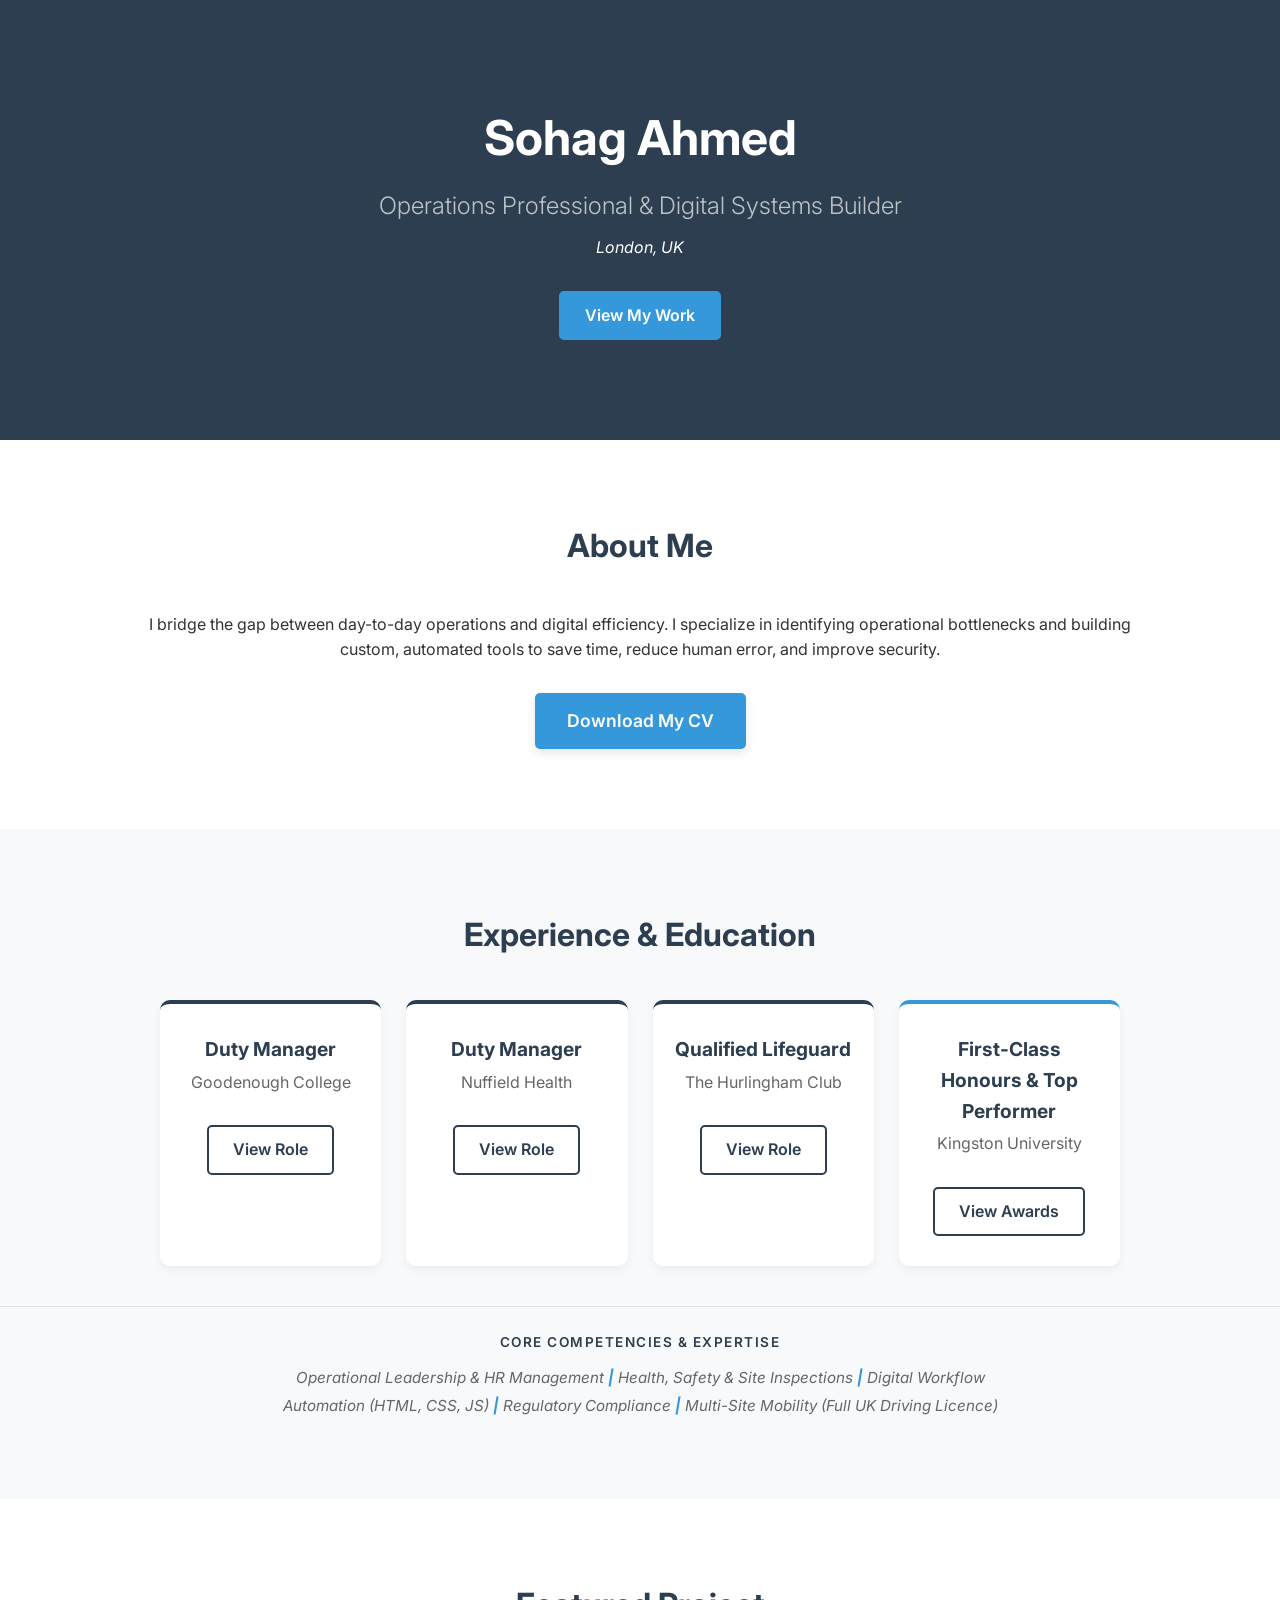
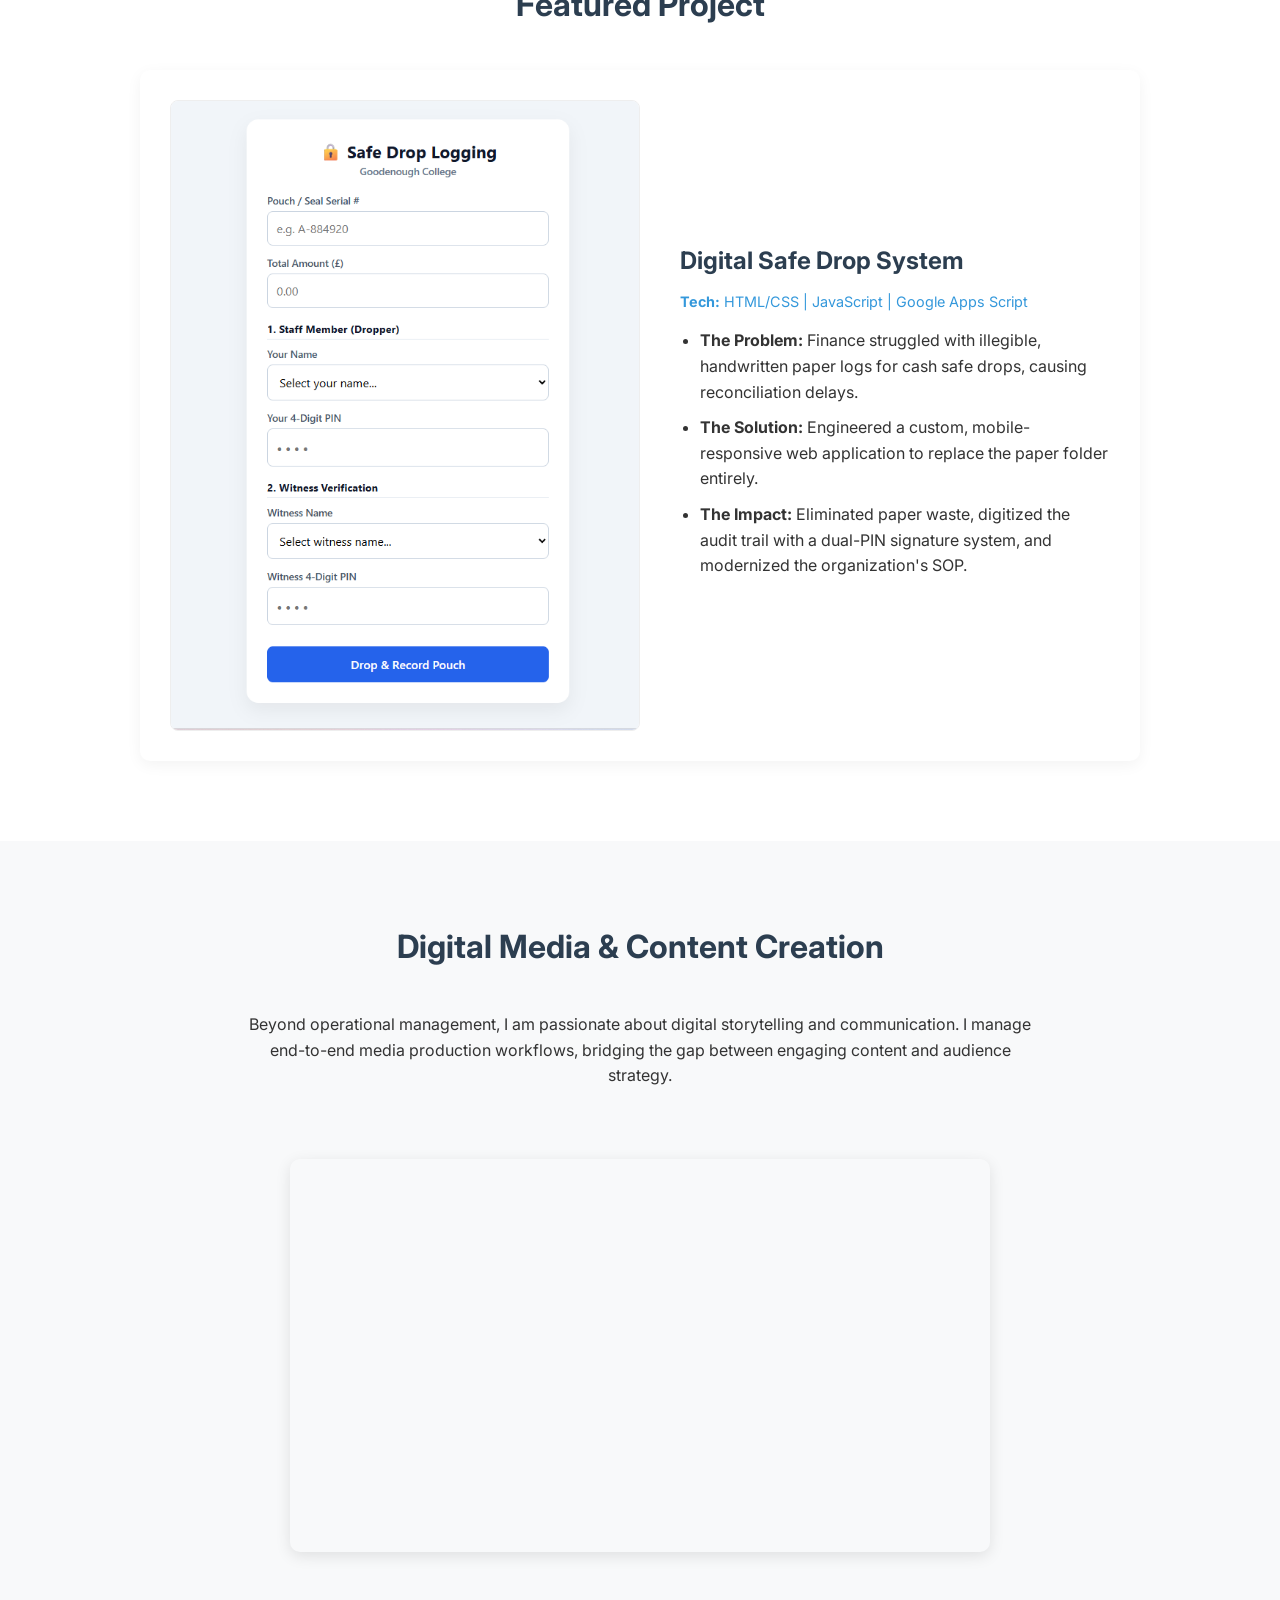
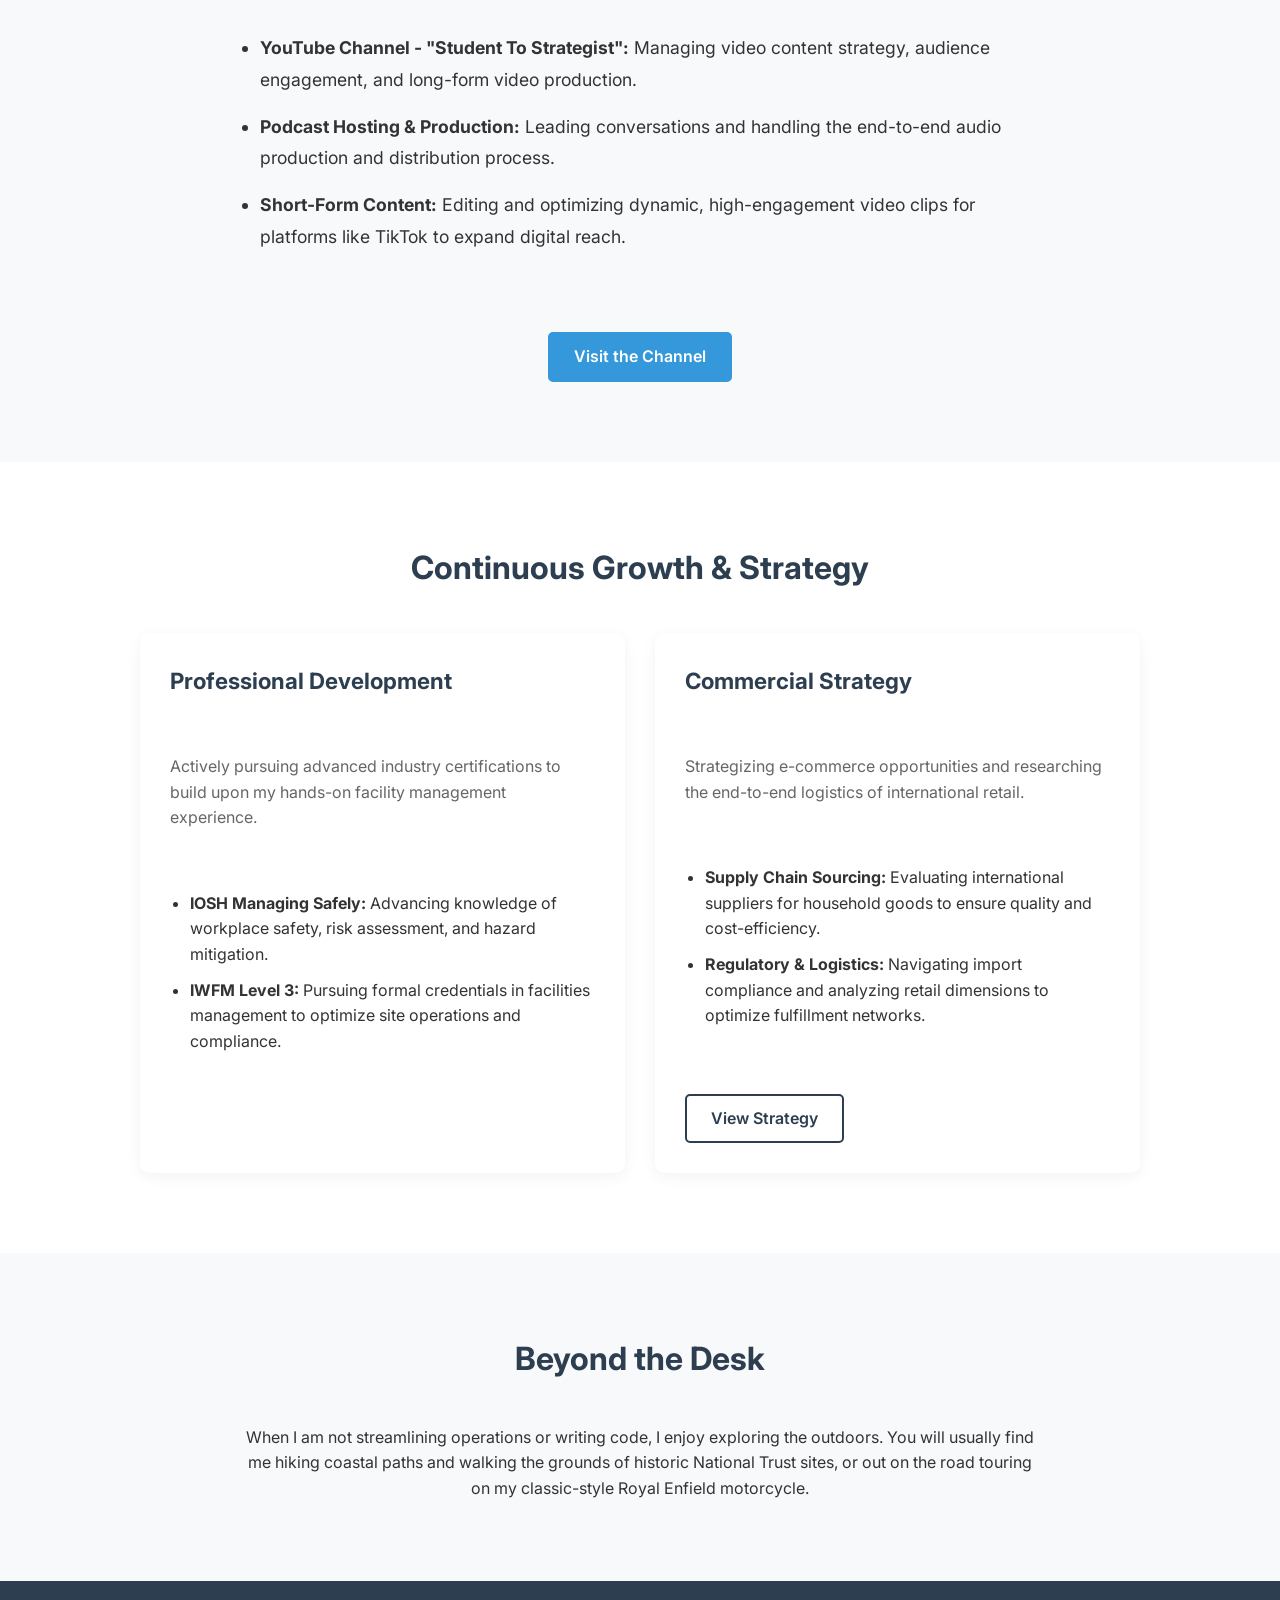
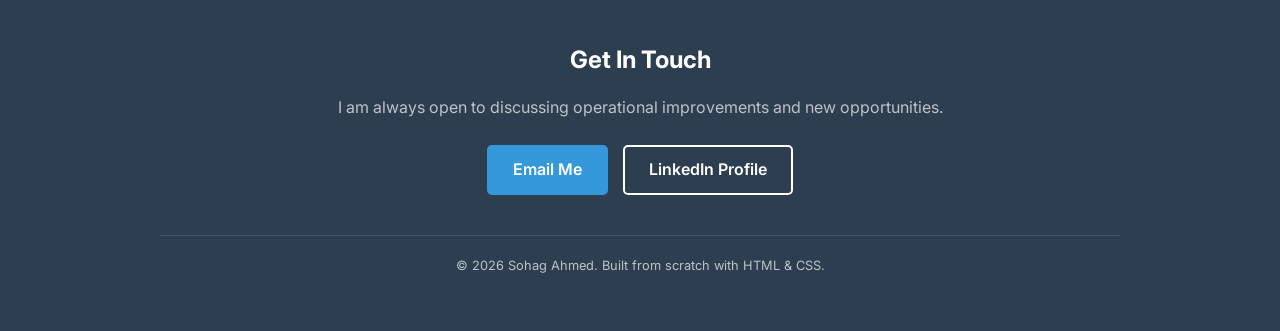
<file: index.html>
<!DOCTYPE html>
<html lang="en">
<head>
  <meta charset="UTF-8">
  <meta name="viewport" content="width=device-width, initial-scale=1.0">
  <title>Sohag Ahmed | Operations & Systems Builder</title>
  <!-- Favicon -->
  <link rel="icon" type="image/png" href="favicon.png">
  <!-- Open Graph / Social Media Preview Tags -->
  <meta property="og:title" content="Sohag Ahmed | Operations & Digital Strategy Portfolio">
  <meta property="og:description" content="Duty Manager and First-Class Digital Business graduate specializing in operational leadership, facility compliance, and digital workflow automation.">
  <meta property="og:image" content="https://sohaga1.github.io/TopPerformer.png">
  <meta property="og:url" content="https://sohaga1.github.io">
  <meta property="og:type" content="website">

  <!-- Google Fonts for modern typography -->
  <link href="https://fonts.googleapis.com/css2?family=Inter:wght@300;400;600;700&display=swap" rel="stylesheet">
  <link rel="stylesheet" href="style.css">
</head>
<body>

  <!-- Hero Section -->
  <header class="hero">
    <div class="container">
      <h1>Sohag Ahmed</h1>
      <h2>Operations Professional & Digital Systems Builder</h2>
      <p class="location">London, UK</p>
      <a href="#projects" class="btn btn-primary">View My Work</a>
    </div>
  </header>

<!-- About Section -->
  <section id="about" class="container section-padding">
    <h2 class="section-title">About Me</h2>
    <p class="intro-text" style="text-align: center; margin-bottom: 30px;">
      I bridge the gap between day-to-day operations and digital efficiency. I specialize in identifying operational bottlenecks and building custom, automated tools to save time, reduce human error, and improve security. 
    </p>
    
    <!-- Download CV Button -->
    <div style="text-align: center;">
      <a href="Sohag_Ahmed_CV.pdf" target="_blank" class="btn btn-primary" style="padding: 12px 30px; font-size: 1.1rem; box-shadow: 0 4px 10px rgba(0,0,0,0.1);">
        Download My CV
      </a>
    </div>
  </section>

  <!-- Experience & Education Grid -->
  <section id="experience" class="bg-light section-padding">
    <div class="container">
      <h2 class="section-title">Experience & Education</h2>
      <div class="card-grid">
        <div class="card">
          <h3>Duty Manager</h3>
          <p class="org">Goodenough College</p>
          <a href="goodenough.html" class="btn btn-secondary">View Role</a>
        </div>
        <div class="card">
          <h3>Duty Manager</h3>
          <p class="org">Nuffield Health</p>
          <a href="nuffield.html" class="btn btn-secondary">View Role</a>
        </div>
        <div class="card">
          <h3>Qualified Lifeguard</h3>
          <p class="org">The Hurlingham Club</p>
          <a href="hurlingham.html" class="btn btn-secondary">View Role</a>
        </div>
       <div class="card highlight-card">
          <h3>First-Class Honours & Top Performer</h3>
          <p class="org">Kingston University</p>
          <a href="kingston.html" class="btn btn-secondary">View Awards</a>
        </div>
      </div>
    </div>
    <!-- Core Competencies Highlight -->
      <div style="margin-top: 40px; text-align: center; border-top: 1px solid #e0e0e0; padding-top: 25px;">
        <p style="font-weight: 600; text-transform: uppercase; letter-spacing: 1.5px; margin-bottom: 10px; font-size: 0.85rem; color: var(--primary-color);">
          Core Competencies & Expertise
        </p>
        <p style="font-size: 0.95rem; font-style: italic; color: var(--text-light); max-width: 750px; margin: 0 auto; line-height: 1.8;">
          Operational Leadership & HR Management <span style="color: var(--accent-color); font-weight: bold;">|</span> 
          Health, Safety & Site Inspections <span style="color: var(--accent-color); font-weight: bold;">|</span> 
          Digital Workflow Automation (HTML, CSS, JS) <span style="color: var(--accent-color); font-weight: bold;">|</span> 
          Regulatory Compliance <span style="color: var(--accent-color); font-weight: bold;">|</span> 
          Multi-Site Mobility (Full UK Driving Licence)
        </p>
      </div>
  </section>

  <!-- Featured Project Section -->
  <section id="projects" class="container section-padding">
    <h2 class="section-title">Featured Project</h2>
    <div class="project-showcase">
      <img src="Safedrop.png" alt="Safe Drop System Interface" class="project-img">
      <div class="project-info">
        <h3>Digital Safe Drop System</h3>
        <p class="tech-stack"><strong>Tech:</strong> HTML/CSS | JavaScript | Google Apps Script</p>
        <ul class="project-details">
          <li><strong>The Problem:</strong> Finance struggled with illegible, handwritten paper logs for cash safe drops, causing reconciliation delays.</li>
          <li><strong>The Solution:</strong> Engineered a custom, mobile-responsive web application to replace the paper folder entirely.</li>
          <li><strong>The Impact:</strong> Eliminated paper waste, digitized the audit trail with a dual-PIN signature system, and modernized the organization's SOP.</li>
        </ul>
      </div>
    </div>
  </section>

  <!-- Digital Media & Content Creation Section -->
  <section id="digital-media" class="bg-light section-padding">
    <div class="container text-center">
      <h2 class="section-title">Digital Media & Content Creation</h2>
      <div class="project-showcase" style="flex-direction: column; align-items: center; background: transparent; box-shadow: none; padding: 0;">
        <p class="intro-text" style="max-width: 800px; margin-bottom: 30px;">
          Beyond operational management, I am passionate about digital storytelling and communication. I manage end-to-end media production workflows, bridging the gap between engaging content and audience strategy.
        </p>
        
        <!-- YouTube Embed -->
        <div style="width: 100%; max-width: 700px; margin-bottom: 40px; border-radius: 10px; overflow: hidden; box-shadow: 0 4px 15px rgba(0,0,0,0.1);">
          <div style="position: relative; padding-bottom: 56.25%; height: 0;">
            <iframe style="position: absolute; top: 0; left: 0; width: 100%; height: 100%;" 
                    src="https://www.youtube.com/embed/myYDX2zID7A" 
                    title="Student To Strategist Trailer" 
                    frameborder="0" 
                    allow="accelerometer; autoplay; clipboard-write; encrypted-media; gyroscope; picture-in-picture" 
                    allowfullscreen>
            </iframe>
          </div>
        </div>
        
        <div style="text-align: left; max-width: 800px; width: 100%;">
          <ul class="project-details" style="font-size: 1.1rem; line-height: 1.8; margin-bottom: 30px;">
            <li style="margin-bottom: 15px;"><strong>YouTube Channel - "Student To Strategist":</strong> Managing video content strategy, audience engagement, and long-form video production.</li>
            <li style="margin-bottom: 15px;"><strong>Podcast Hosting & Production:</strong> Leading conversations and handling the end-to-end audio production and distribution process.</li>
            <li style="margin-bottom: 15px;"><strong>Short-Form Content:</strong> Editing and optimizing dynamic, high-engagement video clips for platforms like TikTok to expand digital reach.</li>
          </ul>
        </div>
        <a href="https://www.youtube.com/@Student_To_Strategist" target="_blank" class="btn btn-primary" style="margin-top: 10px;">Visit the Channel</a>
      </div>
    </div>
  </section>

  <!-- Side-by-Side: Development & Strategy -->
  <section id="future-focus" class="container section-padding">
    <h2 class="section-title">Continuous Growth & Strategy</h2>
    <div style="display: grid; grid-template-columns: repeat(auto-fit, minmax(320px, 1fr)); gap: 30px;">
      
      <!-- Card 1: Professional Development -->
      <div class="project-showcase" style="flex-direction: column; align-items: flex-start;">
        <h3 style="color: var(--primary-color); font-size: 1.4rem; margin-bottom: 15px;">Professional Development</h3>
        <p style="margin-bottom: 20px; color: var(--text-light);">Actively pursuing advanced industry certifications to build upon my hands-on facility management experience.</p>
        <ul class="project-details" style="font-size: 1rem; line-height: 1.6;">
          <li style="margin-bottom: 10px;"><strong>IOSH Managing Safely:</strong> Advancing knowledge of workplace safety, risk assessment, and hazard mitigation.</li>
          <li><strong>IWFM Level 3:</strong> Pursuing formal credentials in facilities management to optimize site operations and compliance.</li>
        </ul>
      </div>

      <!-- Card 2: Commercial Strategy & E-commerce -->
      <div class="project-showcase" style="flex-direction: column; align-items: flex-start;">
        <h3 style="color: var(--primary-color); font-size: 1.4rem; margin-bottom: 15px;">Commercial Strategy</h3>
        <p style="margin-bottom: 20px; color: var(--text-light);">Strategizing e-commerce opportunities and researching the end-to-end logistics of international retail.</p>
        <ul class="project-details" style="font-size: 1rem; line-height: 1.6;">
          <li style="margin-bottom: 10px;"><strong>Supply Chain Sourcing:</strong> Evaluating international suppliers for household goods to ensure quality and cost-efficiency.</li>
          <li><strong>Regulatory & Logistics:</strong> Navigating import compliance and analyzing retail dimensions to optimize fulfillment networks.</li>
        </ul>
        <a href="ecommerce.html" class="btn btn-secondary" style="margin-top: 15px;">View Strategy</a>
      </div>

    </div>
  </section>

  <!-- Beyond the Desk Section -->
  <section id="personal" class="bg-light section-padding">
    <div class="container text-center">
      <h2 class="section-title">Beyond the Desk</h2>
      <p style="max-width: 800px; margin: 0 auto;">
        When I am not streamlining operations or writing code, I enjoy exploring the outdoors. You will usually find me hiking coastal paths and walking the grounds of historic National Trust sites, or out on the road touring on my classic-style Royal Enfield motorcycle.
      </p>
    </div>
  </section>

<!-- Footer -->
  <footer>
    <div class="container">
      <h2>Get In Touch</h2>
      <p>I am always open to discussing operational improvements and new opportunities.</p>
      <div style="display: flex; justify-content: center; gap: 15px; margin-bottom: 20px;">
        <a href="mailto:ahmed.sohag@outlook.com" class="btn btn-primary">Email Me</a>
        <a href="https://www.linkedin.com/in/sohagahmedkingstonuniversity/" target="_blank" class="btn btn-secondary" style="margin-top: 0; border-color: #fff; color: #fff;">LinkedIn Profile</a>
      </div>
      <p class="copyright">© 2026 Sohag Ahmed. Built from scratch with HTML & CSS.</p>
    </div>
  </footer>

</body>
</html>
</body>
</html>
</file>
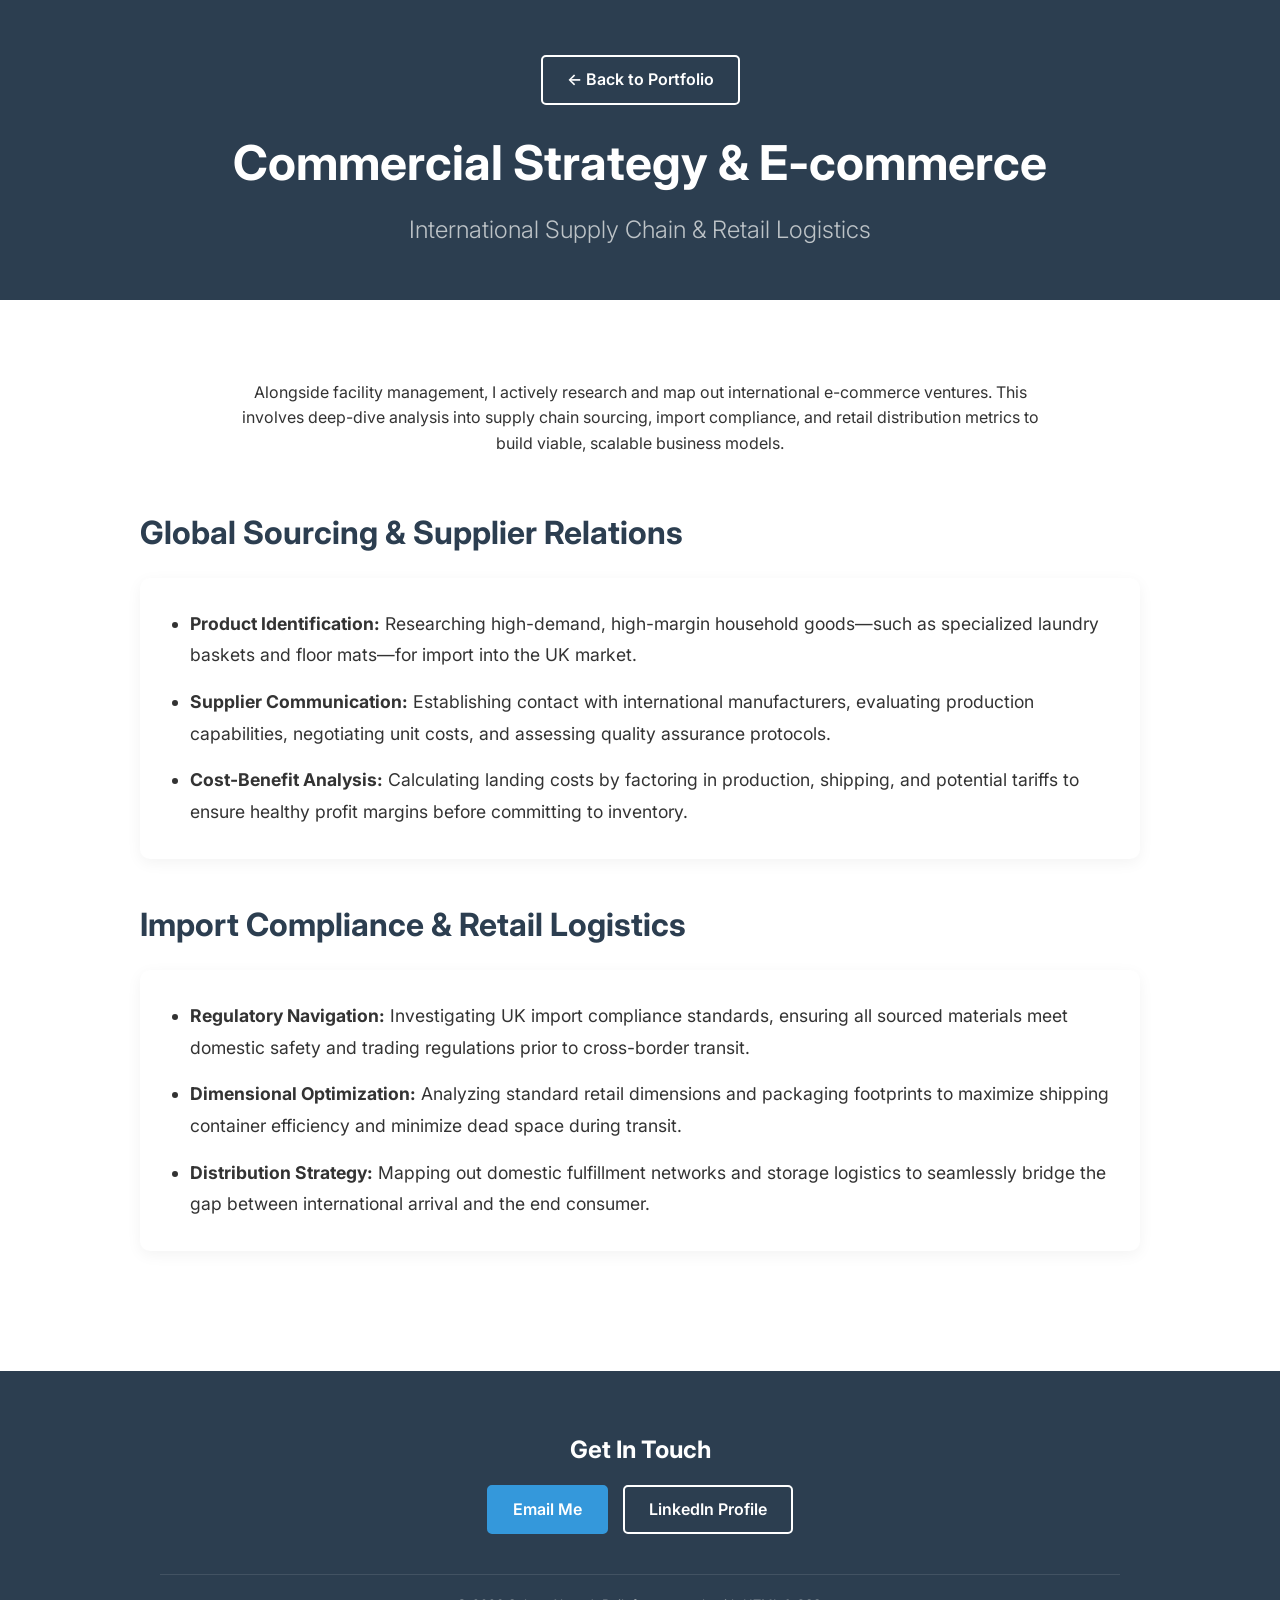
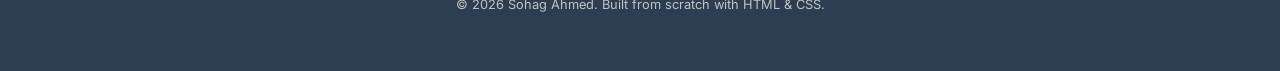
<file: ecommerce.html>
<!DOCTYPE html>
<html lang="en">
<head>
  <!-- Favicon -->
  <link rel="icon" type="image/png" href="favicon.png">
  <meta charset="UTF-8">
  <meta name="viewport" content="width=device-width, initial-scale=1.0">
  <title>Commercial Strategy - Sohag Ahmed</title>
  <link href="https://fonts.googleapis.com/css2?family=Inter:wght@300;400;600;700&display=swap" rel="stylesheet">
  <link rel="stylesheet" href="style.css">
</head>
<body>

  <!-- Shared Navigation -->
  <header class="hero" style="padding: 40px 0;">
    <div class="container">
      <nav class="subpage-nav" style="margin-bottom: 20px;">
        <a href="index.html" class="btn btn-secondary" style="border-color: #fff; color: #fff;">← Back to Portfolio</a>
      </nav>
      <h1>Commercial Strategy & E-commerce</h1>
      <h2>International Supply Chain & Retail Logistics</h2>
    </div>
  </header>

  <!-- Main Content -->
  <main class="container section-padding">
    
    <div style="text-align: center; max-width: 800px; margin: 0 auto 50px auto;">
      <p class="intro-text">
        Alongside facility management, I actively research and map out international e-commerce ventures. This involves deep-dive analysis into supply chain sourcing, import compliance, and retail distribution metrics to build viable, scalable business models.
      </p>
    </div>

    <!-- Sourcing Section -->
    <h2 class="section-title" style="text-align: left; margin-bottom: 20px;">Global Sourcing & Supplier Relations</h2>
    <div class="project-showcase" style="display: block; margin-bottom: 40px;">
      <ul class="project-details" style="font-size: 1.1rem; line-height: 1.8;">
        <li style="margin-bottom: 15px;"><strong>Product Identification:</strong> Researching high-demand, high-margin household goods—such as specialized laundry baskets and floor mats—for import into the UK market.</li>
        <li style="margin-bottom: 15px;"><strong>Supplier Communication:</strong> Establishing contact with international manufacturers, evaluating production capabilities, negotiating unit costs, and assessing quality assurance protocols.</li>
        <li style="margin-bottom: 1px;"><strong>Cost-Benefit Analysis:</strong> Calculating landing costs by factoring in production, shipping, and potential tariffs to ensure healthy profit margins before committing to inventory.</li>
      </ul>
    </div>

    <!-- Logistics Section -->
    <h2 class="section-title" style="text-align: left; margin-bottom: 20px;">Import Compliance & Retail Logistics</h2>
    <div class="project-showcase" style="display: block; margin-bottom: 40px;">
      <ul class="project-details" style="font-size: 1.1rem; line-height: 1.8;">
        <li style="margin-bottom: 15px;"><strong>Regulatory Navigation:</strong> Investigating UK import compliance standards, ensuring all sourced materials meet domestic safety and trading regulations prior to cross-border transit.</li>
        <li style="margin-bottom: 15px;"><strong>Dimensional Optimization:</strong> Analyzing standard retail dimensions and packaging footprints to maximize shipping container efficiency and minimize dead space during transit.</li>
        <li style="margin-bottom: 1.5px;"><strong>Distribution Strategy:</strong> Mapping out domestic fulfillment networks and storage logistics to seamlessly bridge the gap between international arrival and the end consumer.</li>
      </ul>
    </div>
    
  </main>

  <!-- Footer -->
  <footer>
    <div class="container">
      <h2>Get In Touch</h2>
      <div style="display: flex; justify-content: center; gap: 15px; margin-bottom: 20px;">
        <a href="mailto:ahmed.sohag@outlook.com" class="btn btn-primary">Email Me</a>
        <a href="https://www.linkedin.com/in/sohagahmedkingstonuniversity/" target="_blank" class="btn btn-secondary" style="margin-top: 0; border-color: #fff; color: #fff;">LinkedIn Profile</a>
      </div>
      <p class="copyright">© 2026 Sohag Ahmed. Built from scratch with HTML & CSS.</p>
    </div>
  </footer>

</body>
</html>
</file>
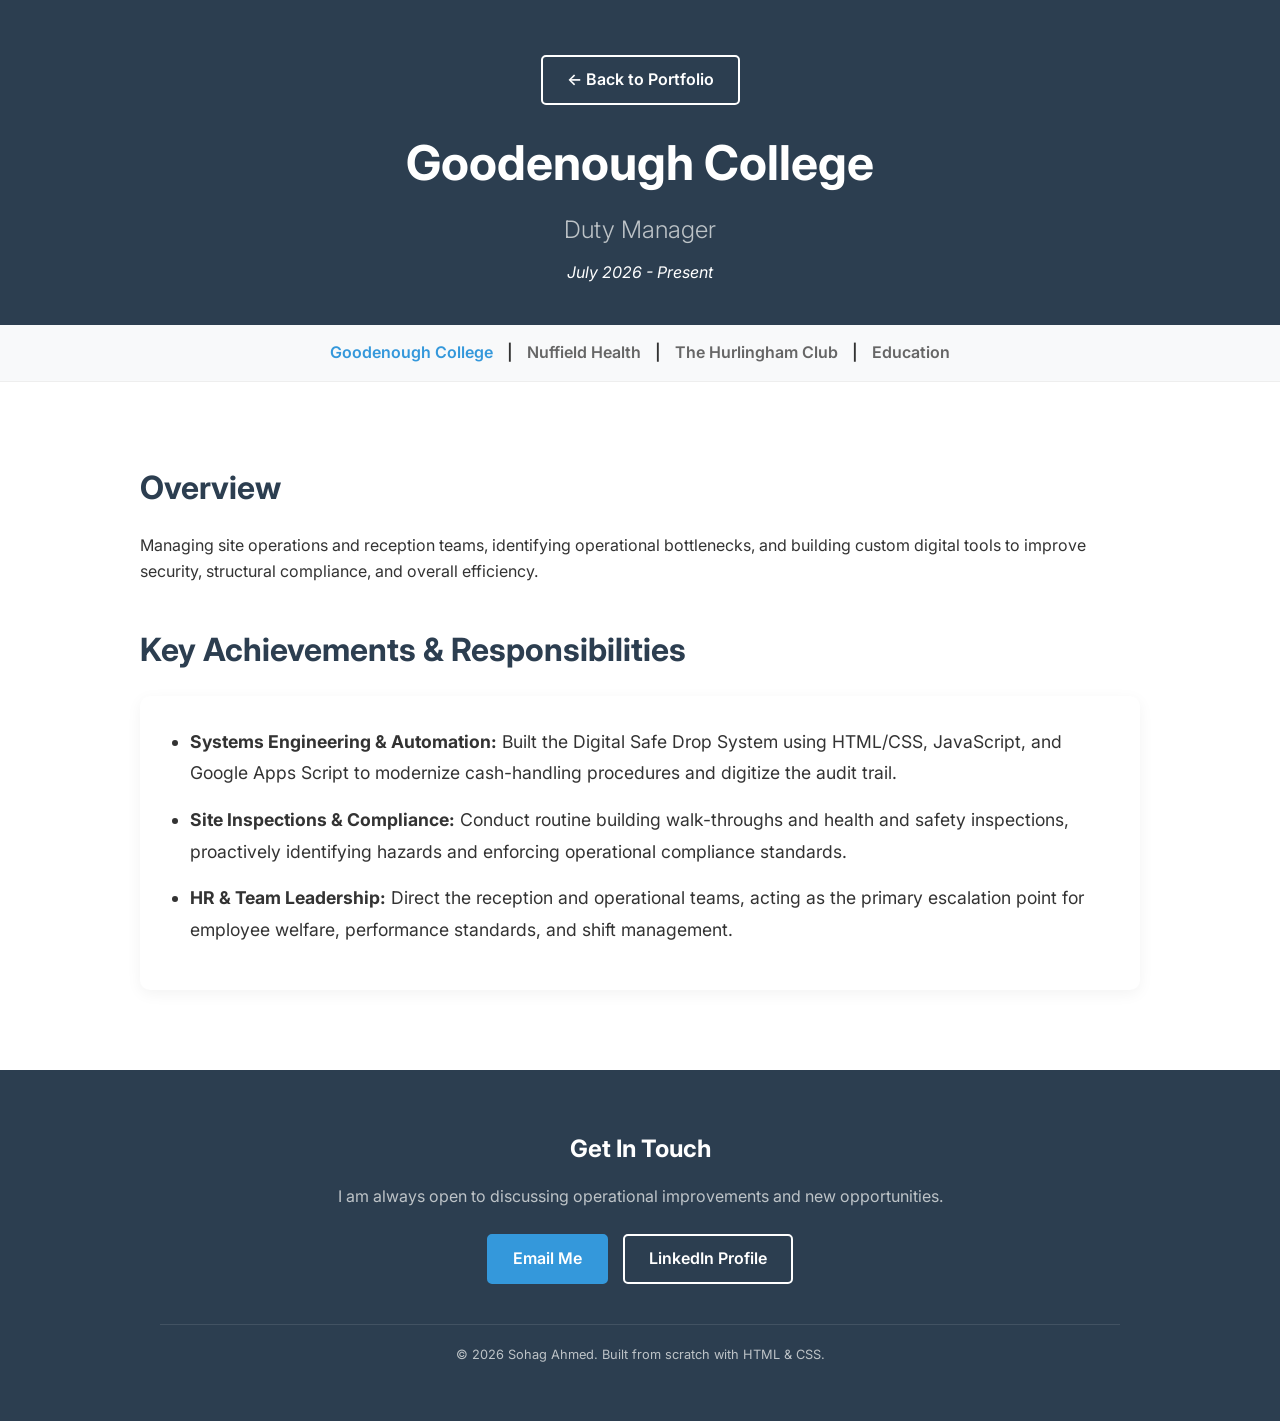
<file: goodenough.html>
<!DOCTYPE html>
<html lang="en">
<head>
  <!-- Favicon -->
  <link rel="icon" type="image/png" href="favicon.png">
  <meta charset="UTF-8">
  <meta name="viewport" content="width=device-width, initial-scale=1.0">
  <title>Goodenough College - Sohag Ahmed</title>
  <link href="https://fonts.googleapis.com/css2?family=Inter:wght@300;400;600;700&display=swap" rel="stylesheet">
  <link rel="stylesheet" href="style.css">
</head>
<body>

  <!-- Shared Navigation (Styled like the Hero section) -->
  <header class="hero" style="padding: 40px 0;">
    <div class="container">
      <nav class="subpage-nav" style="margin-bottom: 20px;">
        <a href="index.html" class="btn btn-secondary" style="border-color: #fff; color: #fff;">← Back to Portfolio</a>
      </nav>
      <h1>Goodenough College</h1>
      <h2>Duty Manager</h2>
      <p class="location" style="margin-bottom: 0;">July 2026 - Present</p>
    </div>
  </header>

  <!-- Sub-Navigation Links -->
  <div class="bg-light" style="padding: 15px 0; text-align: center; border-bottom: 1px solid #eee;">
    <div class="container">
      <span class="nav-links" style="font-weight: 600;">
        <a href="goodenough.html" style="color: var(--accent-color); text-decoration: none; margin: 0 10px;">Goodenough College</a> | 
        <a href="nuffield.html" style="color: var(--text-light); text-decoration: none; margin: 0 10px;">Nuffield Health</a> | 
        <a href="hurlingham.html" style="color: var(--text-light); text-decoration: none; margin: 0 10px;">The Hurlingham Club</a> |
        <a href="kingston.html" style="color: var(--text-light); text-decoration: none; margin: 0 10px;">Education</a>
      </span>
    </div>
  </div>

 <!-- Role Content -->
  <main class="container section-padding">
    <h2 class="section-title" style="text-align: left; margin-bottom: 20px;">Overview</h2>
    <p class="intro-text" style="margin-bottom: 40px;">
      Managing site operations and reception teams, identifying operational bottlenecks, and building custom digital tools to improve security, structural compliance, and overall efficiency.
    </p>

    <h2 class="section-title" style="text-align: left; margin-bottom: 20px;">Key Achievements & Responsibilities</h2>
    <div class="project-showcase" style="display: block;">
      <ul class="project-details" style="font-size: 1.1rem; line-height: 1.8;">
        <li style="margin-bottom: 15px;"><strong>Systems Engineering & Automation:</strong> Built the Digital Safe Drop System using HTML/CSS, JavaScript, and Google Apps Script to modernize cash-handling procedures and digitize the audit trail.</li>
        <li style="margin-bottom: 15px;"><strong>Site Inspections & Compliance:</strong> Conduct routine building walk-throughs and health and safety inspections, proactively identifying hazards and enforcing operational compliance standards.</li>
        <li style="margin-bottom: 15px;"><strong>HR & Team Leadership:</strong> Direct the reception and operational teams, acting as the primary escalation point for employee welfare, performance standards, and shift management.</li>
      </ul>
    </div>
  </main>

<!-- Footer -->
  <footer>
    <div class="container">
      <h2>Get In Touch</h2>
      <p>I am always open to discussing operational improvements and new opportunities.</p>
      <div style="display: flex; justify-content: center; gap: 15px; margin-bottom: 20px;">
        <a href="mailto:ahmed.sohag@outlook.com" class="btn btn-primary">Email Me</a>
        <a href="https://www.linkedin.com/in/sohagahmedkingstonuniversity/" target="_blank" class="btn btn-secondary" style="margin-top: 0; border-color: #fff; color: #fff;">LinkedIn Profile</a>
      </div>
      <p class="copyright">© 2026 Sohag Ahmed. Built from scratch with HTML & CSS.</p>
    </div>
  </footer>

</body>
</html>
</file>
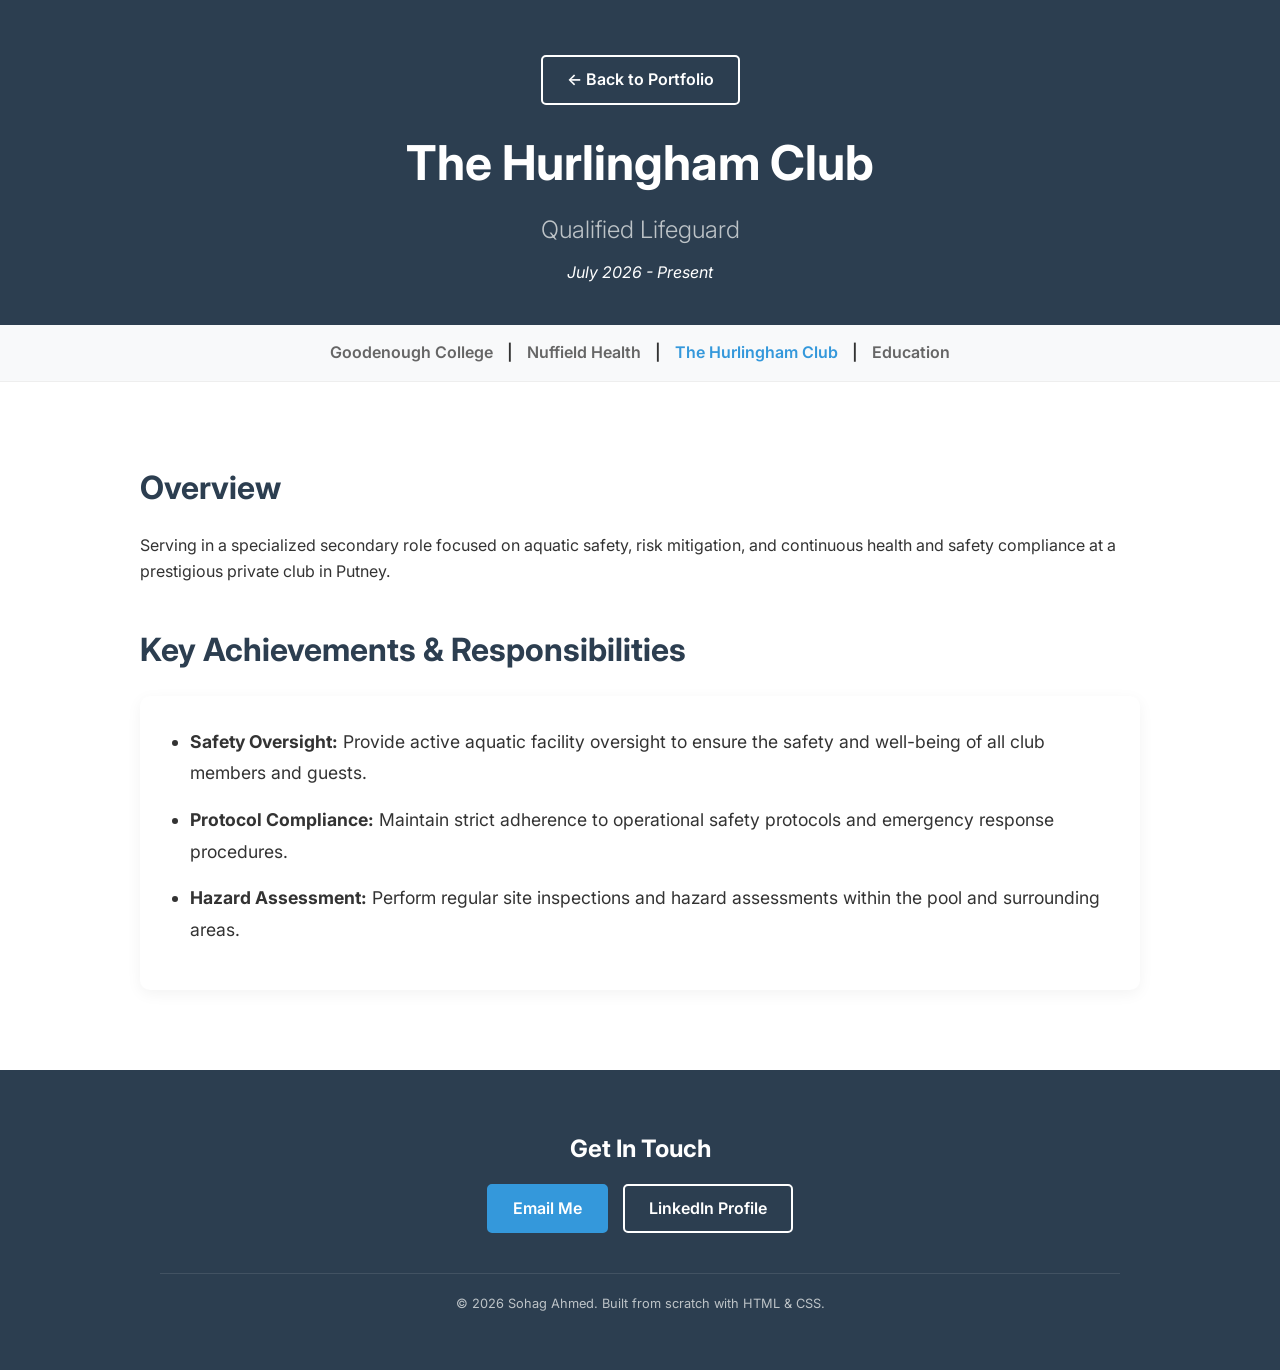
<file: hurlingham.html>
<!DOCTYPE html>
<html lang="en">
<head>
  <!-- Favicon -->
  <link rel="icon" type="image/png" href="favicon.png">
  <meta charset="UTF-8">
  <meta name="viewport" content="width=device-width, initial-scale=1.0">
  <title>The Hurlingham Club - Sohag Ahmed</title>
  <link href="https://fonts.googleapis.com/css2?family=Inter:wght@300;400;600;700&display=swap" rel="stylesheet">
  <link rel="stylesheet" href="style.css">
</head>
<body>

  <!-- Shared Navigation -->
  <header class="hero" style="padding: 40px 0;">
    <div class="container">
      <nav class="subpage-nav" style="margin-bottom: 20px;">
        <a href="index.html" class="btn btn-secondary" style="border-color: #fff; color: #fff;">← Back to Portfolio</a>
      </nav>
      <h1>The Hurlingham Club</h1>
      <h2>Qualified Lifeguard</h2>
      <p class="location" style="margin-bottom: 0;">July 2026 - Present</p>
    </div>
  </header>

  <!-- Sub-Navigation Links -->
  <div class="bg-light" style="padding: 15px 0; text-align: center; border-bottom: 1px solid #eee;">
    <div class="container">
      <span class="nav-links" style="font-weight: 600;">
        <a href="goodenough.html" style="color: var(--text-light); text-decoration: none; margin: 0 10px;">Goodenough College</a> | 
        <a href="nuffield.html" style="color: var(--text-light); text-decoration: none; margin: 0 10px;">Nuffield Health</a> | 
        <a href="hurlingham.html" style="color: var(--accent-color); text-decoration: none; margin: 0 10px;">The Hurlingham Club</a> |
        <a href="kingston.html" style="color: var(--text-light); text-decoration: none; margin: 0 10px;">Education</a>
      </span>
    </div>
  </div>

  <!-- Role Content -->
  <main class="container section-padding">
    <h2 class="section-title" style="text-align: left; margin-bottom: 20px;">Overview</h2>
    <p class="intro-text" style="margin-bottom: 40px;">
      Serving in a specialized secondary role focused on aquatic safety, risk mitigation, and continuous health and safety compliance at a prestigious private club in Putney.
    </p>

    <h2 class="section-title" style="text-align: left; margin-bottom: 20px;">Key Achievements & Responsibilities</h2>
    <div class="project-showcase" style="display: block;">
      <ul class="project-details" style="font-size: 1.1rem; line-height: 1.8;">
        <li style="margin-bottom: 15px;"><strong>Safety Oversight:</strong> Provide active aquatic facility oversight to ensure the safety and well-being of all club members and guests.</li>
        <li style="margin-bottom: 15px;"><strong>Protocol Compliance:</strong> Maintain strict adherence to operational safety protocols and emergency response procedures.</li>
        <li style="margin-bottom: 15px;"><strong>Hazard Assessment:</strong> Perform regular site inspections and hazard assessments within the pool and surrounding areas.</li>
      </ul>
    </div>
  </main>

  <!-- Footer -->
  <footer>
    <div class="container">
      <h2>Get In Touch</h2>
      <div style="display: flex; justify-content: center; gap: 15px; margin-bottom: 20px;">
        <a href="mailto:ahmed.sohag@outlook.com" class="btn btn-primary">Email Me</a>
        <a href="https://www.linkedin.com/in/sohagahmedkingstonuniversity/" target="_blank" class="btn btn-secondary" style="margin-top: 0; border-color: #fff; color: #fff;">LinkedIn Profile</a>
      </div>
      <p class="copyright">© 2026 Sohag Ahmed. Built from scratch with HTML & CSS.</p>
    </div>
  </footer>

</body>
</html>
</file>
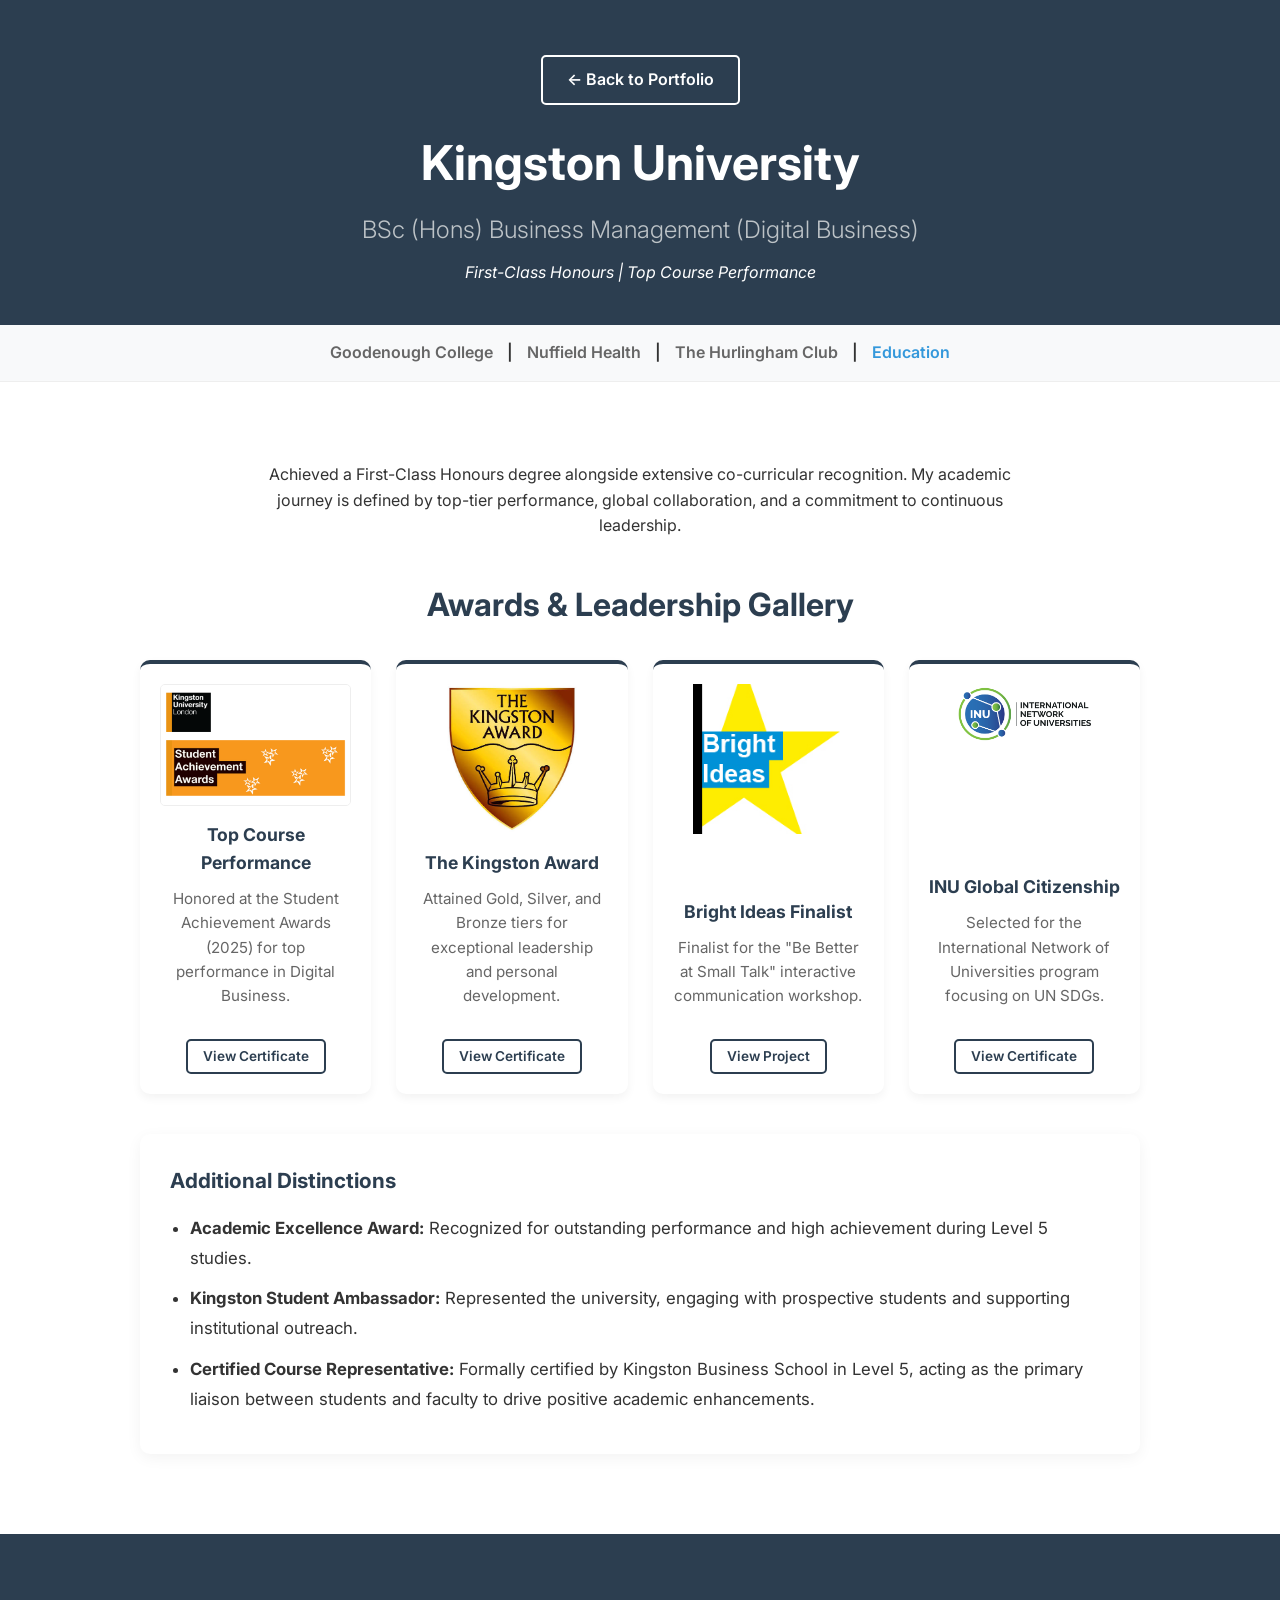
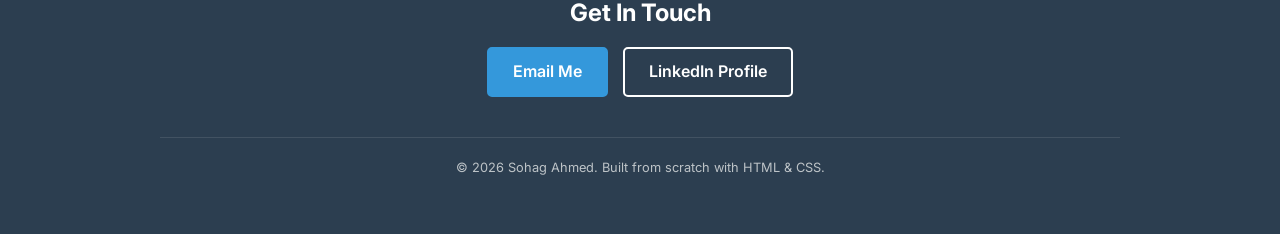
<file: kingston.html>
<!DOCTYPE html>
<html lang="en">
<head>
  <!-- Favicon -->
  <link rel="icon" type="image/png" href="favicon.png">
  <meta charset="UTF-8">
  <meta name="viewport" content="width=device-width, initial-scale=1.0">
  <title>Kingston University - Sohag Ahmed</title>
  <link href="https://fonts.googleapis.com/css2?family=Inter:wght@300;400;600;700&display=swap" rel="stylesheet">
  <link rel="stylesheet" href="style.css">
</head>
<body>

  <!-- Shared Navigation -->
  <header class="hero" style="padding: 40px 0;">
    <div class="container">
      <nav class="subpage-nav" style="margin-bottom: 20px;">
        <a href="index.html" class="btn btn-secondary" style="border-color: #fff; color: #fff;">← Back to Portfolio</a>
      </nav>
      <h1>Kingston University</h1>
      <h2>BSc (Hons) Business Management (Digital Business)</h2>
      <p class="location" style="margin-bottom: 0;">First-Class Honours | Top Course Performance</p>
    </div>
  </header>

  <!-- Sub-Navigation Links -->
  <div class="bg-light" style="padding: 15px 0; text-align: center; border-bottom: 1px solid #eee;">
    <div class="container">
      <span class="nav-links" style="font-weight: 600;">
        <a href="goodenough.html" style="color: var(--text-light); text-decoration: none; margin: 0 10px;">Goodenough College</a> | 
        <a href="nuffield.html" style="color: var(--text-light); text-decoration: none; margin: 0 10px;">Nuffield Health</a> | 
        <a href="hurlingham.html" style="color: var(--text-light); text-decoration: none; margin: 0 10px;">The Hurlingham Club</a> |
        <a href="kingston.html" style="color: var(--accent-color); text-decoration: none; margin: 0 10px;">Education</a>
      </span>
    </div>
  </div>

  <!-- Role Content -->
  <main class="container section-padding">
    
    <div style="text-align: center; max-width: 800px; margin: 0 auto 40px auto;">
      <p class="intro-text">
        Achieved a First-Class Honours degree alongside extensive co-curricular recognition. My academic journey is defined by top-tier performance, global collaboration, and a commitment to continuous leadership.
      </p>
    </div>

    <!-- Badges & Awards Grid -->
    <h2 class="section-title" style="margin-bottom: 30px;">Awards & Leadership Gallery</h2>
    
    <div class="card-grid" style="margin-bottom: 40px;">
      
      <!-- Top Performer Card -->
      <div class="card" style="padding: 20px; display: flex; flex-direction: column; justify-content: space-between;">
        <!-- Tip: Take a quick screenshot of your PDF to use as the image here (e.g., TopPerformer-thumbnail.png) -->
        <img src="TopPerformer-thumbnail.png" alt="Top Course Performance" style="width: 100%; border-radius: 5px; margin-bottom: 15px; border: 1px solid #eee;">
        <div>
          <h3 style="font-size: 1.1rem; margin-bottom: 10px;">Top Course Performance</h3>
          <p style="font-size: 0.95rem; color: var(--text-light); margin-bottom: 15px;">Honored at the Student Achievement Awards (2025) for top performance in Digital Business.</p>
          <a href="TopPerformer.pdf" target="_blank" class="btn btn-secondary" style="padding: 5px 15px; font-size: 0.85rem;">View Certificate</a>
        </div>
      </div>

    <!-- Kingston Award Card -->
      <div class="card" style="padding: 20px; display: flex; flex-direction: column; justify-content: space-between;">
        <img src="kingston-gold.jpg" alt="Kingston Gold Award" style="width: 100%; max-width: 150px; margin: 0 auto 15px auto; display: block;">
        <div>
          <h3 style="font-size: 1.1rem; margin-bottom: 10px;">The Kingston Award</h3>
          <p style="font-size: 0.95rem; color: var(--text-light); margin-bottom: 15px;">Attained Gold, Silver, and Bronze tiers for exceptional leadership and personal development.</p>
          <!-- Replace 'kingston-certificate.pdf' with your actual certificate file name -->
          <a href="kingston-certificate.png" target="_blank" class="btn btn-secondary" style="padding: 5px 15px; font-size: 0.85rem;">View Certificate</a>
        </div>
      </div>

<!-- Bright Ideas Card -->
      <div class="card" style="padding: 20px; display: flex; flex-direction: column; justify-content: space-between;">
        <!-- Replace 'bright-ideas-logo.jpg' with your actual logo file name -->
        <img src="bright-ideas-logo.jpg" alt="Bright Ideas Logo" style="width: 100%; max-width: 150px; margin: 0 auto 15px auto; display: block;">
        <div>
          <h3 style="font-size: 1.1rem; margin-bottom: 10px;">Bright Ideas Finalist</h3>
          <p style="font-size: 0.95rem; color: var(--text-light); margin-bottom: 15px;">Finalist for the "Be Better at Small Talk" interactive communication workshop.</p>
          <!-- Replace 'bright-ideas-handout.pdf' with your actual document file name -->
          <a href="bright-ideas-handout.pdf" target="_blank" class="btn btn-secondary" style="padding: 5px 15px; font-size: 0.85rem;">View Project</a>
        </div>
      </div>

      <!-- INU Global Citizenship Card -->
      <div class="card" style="padding: 20px; display: flex; flex-direction: column; justify-content: space-between;">
        <!-- Replace 'inu-logo.png' with your actual logo file name -->
        <img src="inu-logo.png" alt="INU Logo" style="width: 100%; max-width: 150px; margin: 0 auto 15px auto; display: block;">
        <div>
          <h3 style="font-size: 1.1rem; margin-bottom: 10px;">INU Global Citizenship</h3>
          <p style="font-size: 0.95rem; color: var(--text-light); margin-bottom: 15px;">Selected for the International Network of Universities program focusing on UN SDGs.</p>
          <!-- Replace 'inu-certificate.pdf' with your actual certificate file name -->
          <a href="inu-certificate.pdf" target="_blank" class="btn btn-secondary" style="padding: 5px 15px; font-size: 0.85rem;">View Certificate</a>
        </div>
      </div>
      </div>

    </div>
    </div>

    <!-- Additional Certifications List -->
    <div class="project-showcase" style="display: block;">
      <h3 style="color: var(--primary-color); font-size: 1.3rem; margin-bottom: 15px;">Additional Distinctions</h3>
      <ul class="project-details" style="font-size: 1.05rem; line-height: 1.8;">
        <li style="margin-bottom: 10px;"><strong>Academic Excellence Award:</strong> Recognized for outstanding performance and high achievement during Level 5 studies.</li>
        <li style="margin-bottom: 10px;"><strong>Kingston Student Ambassador:</strong> Represented the university, engaging with prospective students and supporting institutional outreach.</li>
        <li style="margin-bottom: 10px;"><strong>Certified Course Representative:</strong> Formally certified by Kingston Business School in Level 5, acting as the primary liaison between students and faculty to drive positive academic enhancements.</li>
      </ul>
    </div>

  </main>

  <!-- Footer -->
  <footer>
    <div class="container">
      <h2>Get In Touch</h2>
      <div style="display: flex; justify-content: center; gap: 15px; margin-bottom: 20px;">
        <a href="mailto:ahmed.sohag@outlook.com" class="btn btn-primary">Email Me</a>
        <a href="https://www.linkedin.com/in/sohagahmedkingstonuniversity/" target="_blank" class="btn btn-secondary" style="margin-top: 0; border-color: #fff; color: #fff;">LinkedIn Profile</a>
      </div>
      <p class="copyright">© 2026 Sohag Ahmed. Built from scratch with HTML & CSS.</p>
    </div>
  </footer>

</body>
</html>
</file>
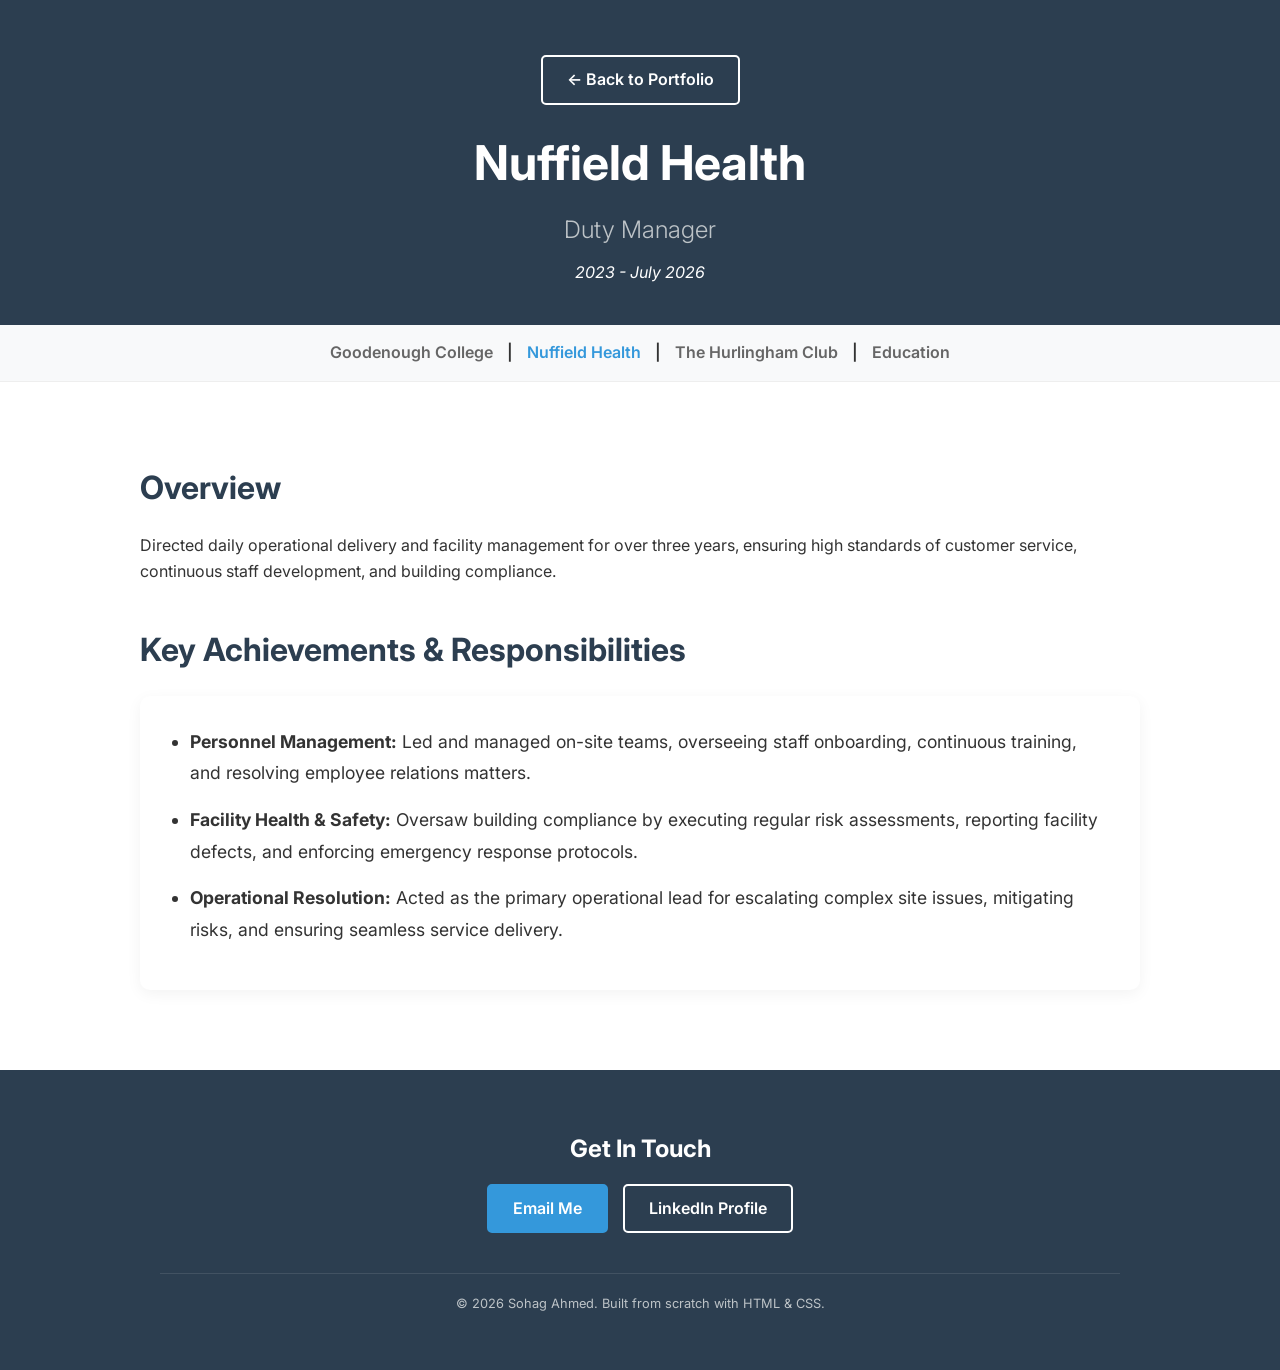
<file: nuffield.html>
<!DOCTYPE html>
<html lang="en">
<head>
  <!-- Favicon -->
  <link rel="icon" type="image/png" href="favicon.png">
  <meta charset="UTF-8">
  <meta name="viewport" content="width=device-width, initial-scale=1.0">
  <title>Nuffield Health - Sohag Ahmed</title>
  <link href="https://fonts.googleapis.com/css2?family=Inter:wght@300;400;600;700&display=swap" rel="stylesheet">
  <link rel="stylesheet" href="style.css">
</head>
<body>

  <!-- Shared Navigation -->
  <header class="hero" style="padding: 40px 0;">
    <div class="container">
      <nav class="subpage-nav" style="margin-bottom: 20px;">
        <a href="index.html" class="btn btn-secondary" style="border-color: #fff; color: #fff;">← Back to Portfolio</a>
      </nav>
      <h1>Nuffield Health</h1>
      <h2>Duty Manager</h2>
      <p class="location" style="margin-bottom: 0;">2023 - July 2026</p>
    </div>
  </header>

  <!-- Sub-Navigation Links -->
  <div class="bg-light" style="padding: 15px 0; text-align: center; border-bottom: 1px solid #eee;">
    <div class="container">
      <span class="nav-links" style="font-weight: 600;">
        <a href="goodenough.html" style="color: var(--text-light); text-decoration: none; margin: 0 10px;">Goodenough College</a> | 
        <a href="nuffield.html" style="color: var(--accent-color); text-decoration: none; margin: 0 10px;">Nuffield Health</a> | 
        <a href="hurlingham.html" style="color: var(--text-light); text-decoration: none; margin: 0 10px;">The Hurlingham Club</a> |
        <a href="kingston.html" style="color: var(--text-light); text-decoration: none; margin: 0 10px;">Education</a>
      </span>
    </div>
  </div>

 <!-- Role Content -->
  <main class="container section-padding">
    <h2 class="section-title" style="text-align: left; margin-bottom: 20px;">Overview</h2>
    <p class="intro-text" style="margin-bottom: 40px;">
      Directed daily operational delivery and facility management for over three years, ensuring high standards of customer service, continuous staff development, and building compliance.
    </p>

    <h2 class="section-title" style="text-align: left; margin-bottom: 20px;">Key Achievements & Responsibilities</h2>
    <div class="project-showcase" style="display: block;">
      <ul class="project-details" style="font-size: 1.1rem; line-height: 1.8;">
        <li style="margin-bottom: 15px;"><strong>Personnel Management:</strong> Led and managed on-site teams, overseeing staff onboarding, continuous training, and resolving employee relations matters.</li>
        <li style="margin-bottom: 15px;"><strong>Facility Health & Safety:</strong> Oversaw building compliance by executing regular risk assessments, reporting facility defects, and enforcing emergency response protocols.</li>
        <li style="margin-bottom: 15px;"><strong>Operational Resolution:</strong> Acted as the primary operational lead for escalating complex site issues, mitigating risks, and ensuring seamless service delivery.</li>
      </ul>
    </div>
  </main>

  <!-- Footer -->
  <footer>
    <div class="container">
      <h2>Get In Touch</h2>
      <div style="display: flex; justify-content: center; gap: 15px; margin-bottom: 20px;">
        <a href="mailto:ahmed.sohag@outlook.com" class="btn btn-primary">Email Me</a>
        <a href="https://www.linkedin.com/in/sohagahmedkingstonuniversity/" target="_blank" class="btn btn-secondary" style="margin-top: 0; border-color: #fff; color: #fff;">LinkedIn Profile</a>
      </div>
      <p class="copyright">© 2026 Sohag Ahmed. Built from scratch with HTML & CSS.</p>
    </div>
  </footer>

</body>
</html>
</file>
<file: style.css>
/* --- Global Variables & Reset --- */
:root {
  --primary-color: #2c3e50; /* Deep Navy */
  --accent-color: #3498db; /* Bright Blue */
  --text-dark: #333333;
  --text-light: #666666;
  --bg-color: #ffffff;
  --bg-light: #f8f9fa; /* Very light grey for alternating sections */
  --font-main: 'Inter', sans-serif;
}

* {
  margin: 0;
  padding: 0;
  box-sizing: border-box;
}

body {
  font-family: var(--font-main);
  color: var(--text-dark);
  line-height: 1.6;
  background-color: var(--bg-color);
}

/* --- Layout & Typography --- */
.container {
  max-width: 1000px;
  margin: 0 auto;
  padding: 0 20px;
}

.section-padding {
  padding: 80px 0;
}

.bg-light {
  background-color: var(--bg-light);
}

.section-title {
  font-size: 2rem;
  color: var(--primary-color);
  margin-bottom: 40px;
  text-align: center;
  font-weight: 700;
}

.text-center {
  text-align: center;
}

/* --- Buttons --- */
.btn {
  display: inline-block;
  padding: 10px 24px;
  border-radius: 5px;
  text-decoration: none;
  font-weight: 600;
  transition: all 0.3s ease;
}

.btn-primary {
  background-color: var(--accent-color);
  color: #fff;
  border: 2px solid var(--accent-color);
}

.btn-primary:hover {
  background-color: transparent;
  color: var(--accent-color);
}

.btn-secondary {
  background-color: transparent;
  color: var(--primary-color);
  border: 2px solid var(--primary-color);
  margin-top: 15px;
}

.btn-secondary:hover {
  background-color: var(--primary-color);
  color: #fff;
}

/* --- Hero Section --- */
.hero {
  background-color: var(--primary-color);
  color: #fff;
  padding: 100px 0;
  text-align: center;
}

.hero h1 {
  font-size: 3rem;
  margin-bottom: 10px;
}

.hero h2 {
  font-size: 1.5rem;
  font-weight: 300;
  margin-bottom: 10px;
  color: #bdc3c7;
}

.hero .location {
  margin-bottom: 30px;
  font-style: italic;
}

/* --- Featured Project (Flexbox Layout) --- */
.project-showcase {
  display: flex;
  gap: 40px;
  align-items: center;
  background: #fff;
  padding: 30px;
  border-radius: 10px;
  box-shadow: 0 4px 15px rgba(0,0,0,0.05);
}

.project-img {
  width: 50%;
  border-radius: 8px;
  border: 1px solid #eee;
}

.project-info {
  width: 50%;
}

.project-info h3 {
  font-size: 1.5rem;
  margin-bottom: 10px;
  color: var(--primary-color);
}

.tech-stack {
  color: var(--accent-color);
  margin-bottom: 15px;
  font-size: 0.9rem;
}

.project-details li {
  margin-bottom: 10px;
  margin-left: 20px;
}

/* --- Card Grid (Experience & Education) --- */
.card-grid {
  display: grid;
  grid-template-columns: repeat(auto-fit, minmax(220px, 1fr));
  gap: 25px;
}

.card {
  background: #fff;
  padding: 30px 20px;
  border-radius: 10px;
  text-align: center;
  box-shadow: 0 4px 10px rgba(0,0,0,0.05);
  transition: transform 0.3s ease, box-shadow 0.3s ease;
  border-top: 4px solid var(--primary-color);
}

.card:hover {
  transform: translateY(-5px);
  box-shadow: 0 8px 20px rgba(0,0,0,0.1);
}

.card h3 {
  font-size: 1.2rem;
  margin-bottom: 5px;
  color: var(--primary-color);
}

.card .org {
  color: var(--text-light);
  margin-bottom: 15px;
}

.highlight-card {
  border-top: 4px solid var(--accent-color);
}

/* --- Footer --- */
footer {
  background-color: var(--primary-color);
  color: #fff;
  text-align: center;
  padding: 60px 0 30px 0;
}

footer h2 {
  margin-bottom: 15px;
}

footer p {
  margin-bottom: 25px;
  color: #bdc3c7;
}

footer .copyright {
  margin-top: 40px;
  font-size: 0.8rem;
  border-top: 1px solid rgba(255,255,255,0.1);
  padding-top: 20px;
}

/* --- Mobile Responsiveness --- */
@media (max-width: 768px) {
  .project-showcase {
    flex-direction: column;
  }
  .project-img, .project-info {
    width: 100%;
  }
}
</file>
